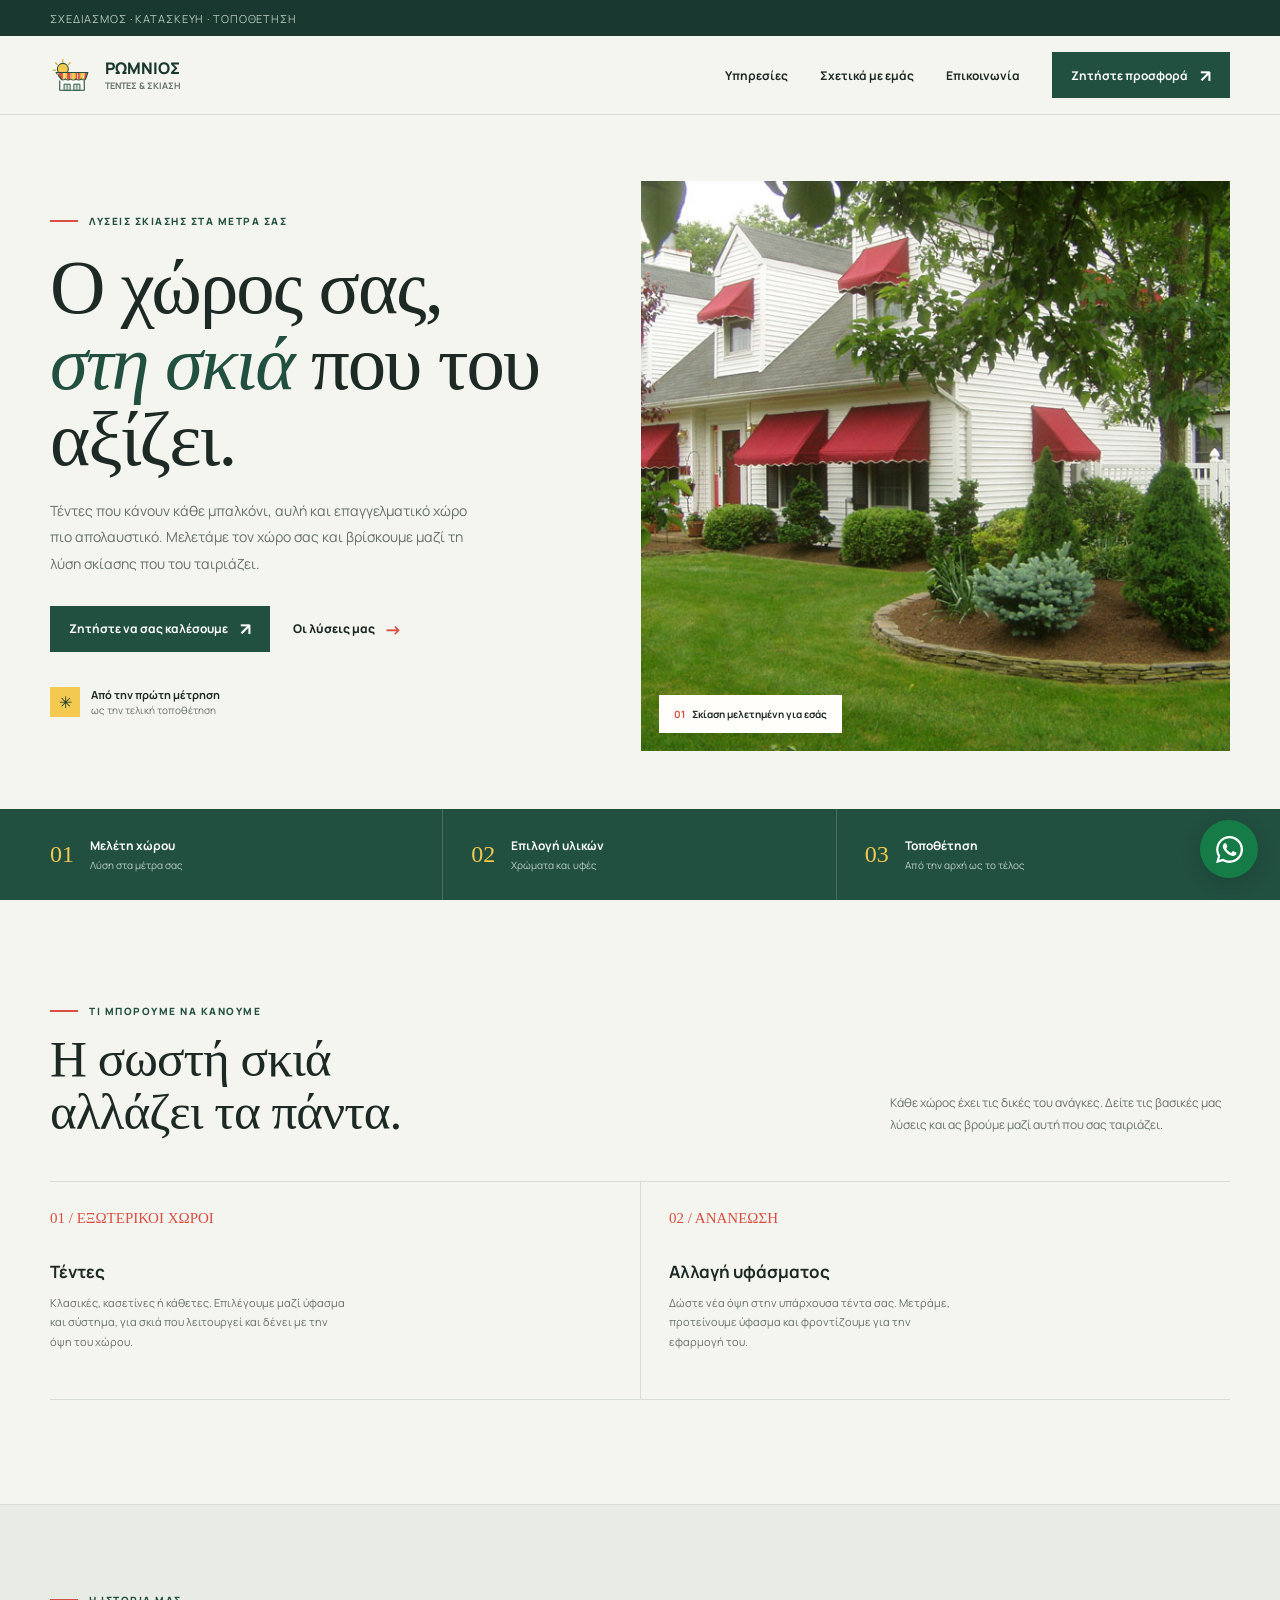
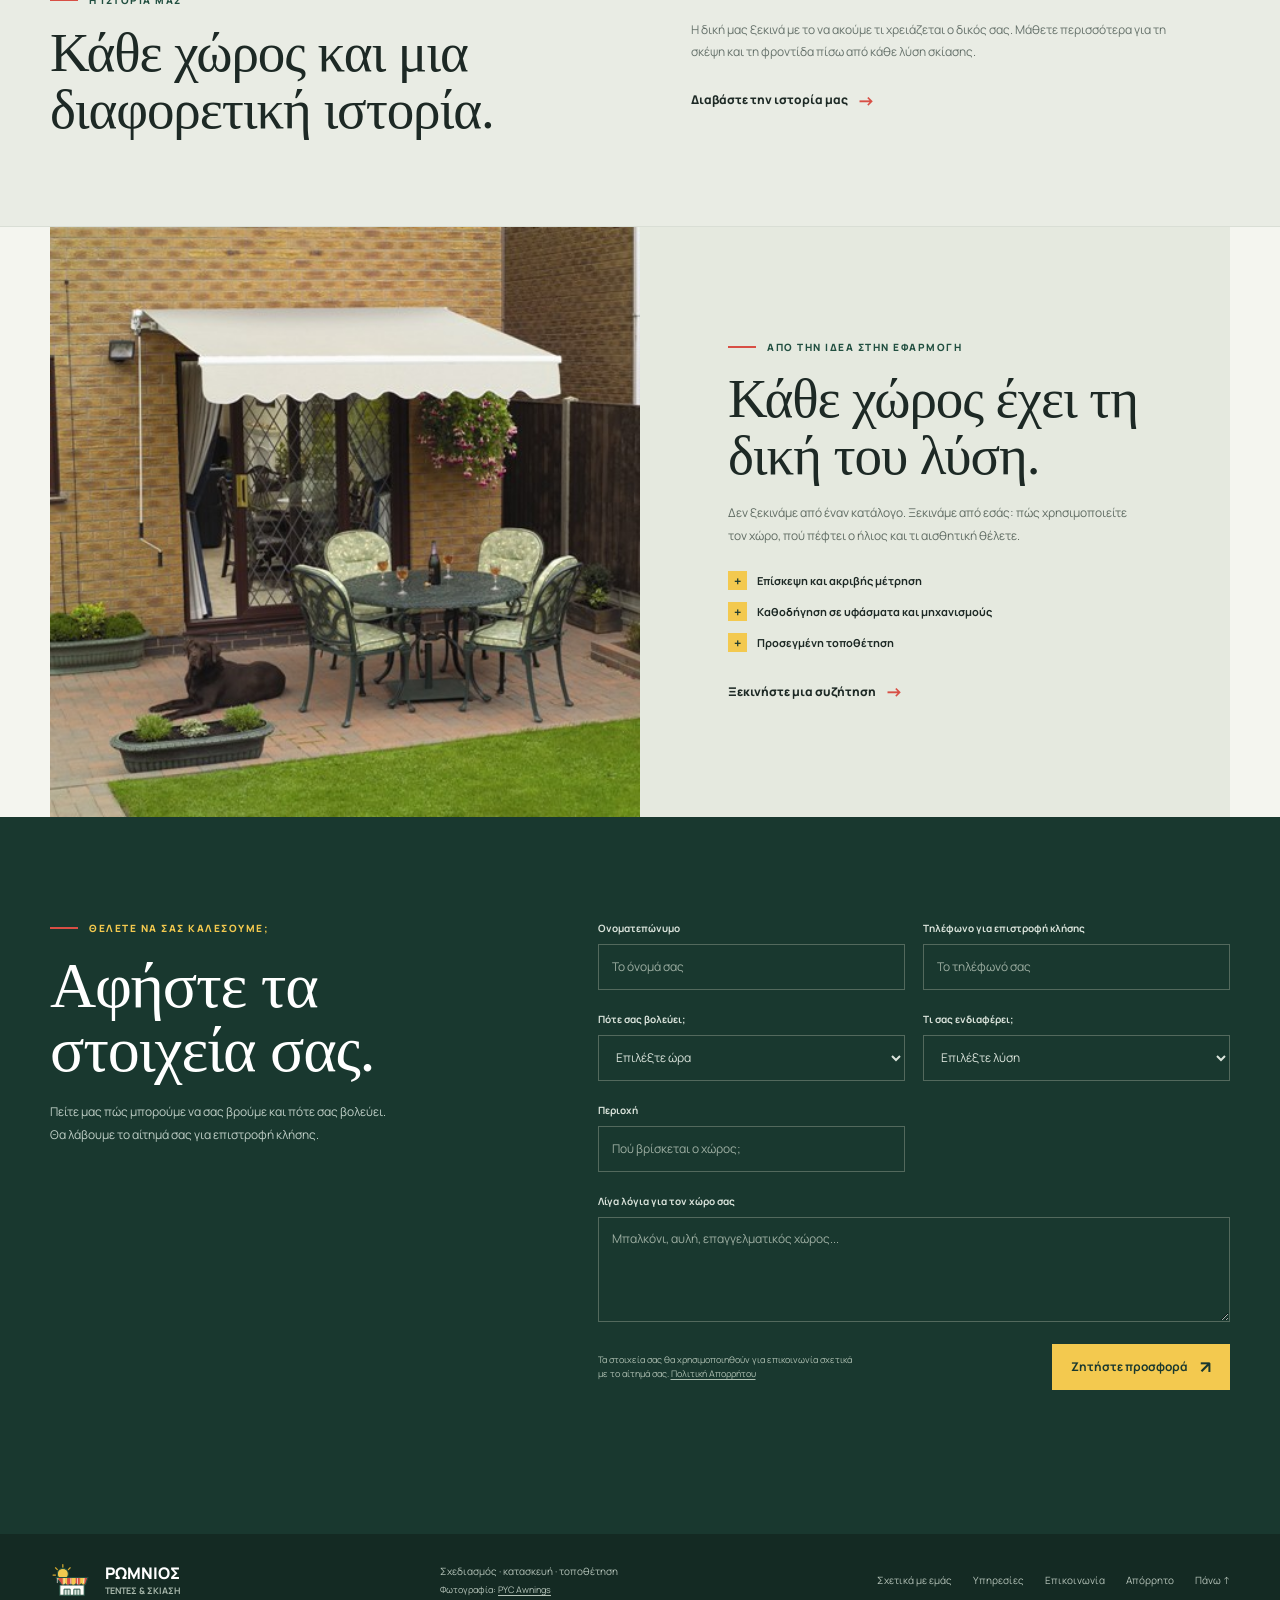
<file: index.html>
<!doctype html>
<html lang="el">
<head>
  <meta charset="utf-8">
  <meta name="viewport" content="width=device-width, initial-scale=1">
  <meta name="theme-color" content="#f4f5ef">
  <meta name="description" content="Τέντες και λύσεις σκίασης σχεδιασμένες για τον δικό σας χώρο.">
  <title>ΡΩΜΝΙΟΣ | Τέντες &amp; Σκίαση</title>
  <link rel="preconnect" href="https://fonts.googleapis.com">
  <link rel="preconnect" href="https://fonts.gstatic.com" crossorigin>
  <link href="https://fonts.googleapis.com/css2?family=DM+Sans:wght@400;500;600;700&family=Manrope:wght@400;500;600;700;800&display=swap" rel="stylesheet">
  <link rel="stylesheet" href="style.css">
</head>
<body>
  <div class="topline">
    <div class="wrap topline-inner">
      
      <span>Σχεδιασμός · κατασκευή · τοποθέτηση</span>
    </div>
  </div>
  <header class="header">
    <div class="wrap nav">
      <a class="brand" href="#arxi" aria-label="Ρωμνιός, αρχική σελίδα">
        <img class="brand-mark" src="logo-mark.svg" alt="" aria-hidden="true">
        <span class="brand-name">ΡΩΜΝΙΟΣ<small>ΤΕΝΤΕΣ &amp; ΣΚΙΑΣΗ</small></span>
      </a>
      <button class="menu-toggle" type="button" aria-label="Άνοιγμα μενού" aria-expanded="false" aria-controls="nav-links">
        <svg width="19" height="19" viewBox="0 0 24 24" fill="none" stroke="currentColor" stroke-width="1.8" aria-hidden="true"><path d="M4 7h16M4 12h16M4 17h16"/></svg>
      </button>
      <nav class="nav-links" id="nav-links" aria-label="Κύρια πλοήγηση">
        <a href="#ypiresies">Υπηρεσίες</a>
        <a href="about.html">Σχετικά με εμάς</a>
        <a href="#epikoinonia">Επικοινωνία</a>
        <a class="nav-cta" href="#epikoinonia">Ζητήστε προσφορά <span class="button-arrow" aria-hidden="true">↗</span></a>
      </nav>
    </div>
  </header>

  <main>
    <section class="hero" id="arxi">
      <div class="wrap hero-grid">
        <div class="hero-content">
          <div class="eyebrow">Λύσεις σκίασης στα μέτρα σας</div>
          <h1>Ο χώρος σας, <em>στη σκιά</em> που του αξίζει.</h1>
          <p class="hero-copy">Τέντες που κάνουν κάθε μπαλκόνι, αυλή και επαγγελματικό χώρο πιο απολαυστικό. Μελετάμε τον χώρο σας και βρίσκουμε μαζί τη λύση σκίασης που του ταιριάζει.</p>
          <div class="hero-actions">
            <a class="button" href="#epikoinonia">Ζητήστε να σας καλέσουμε <span class="button-arrow" aria-hidden="true">↗</span></a>
            <a class="text-link" href="#ypiresies">Οι λύσεις μας <span aria-hidden="true">→</span></a>
          </div>
          <div class="hero-note"><span class="hero-note-mark" aria-hidden="true">✳</span><span><strong>Από την πρώτη μέτρηση</strong><br>ως την τελική τοποθέτηση</span></div>
        </div>
        <div class="hero-visual">
          <img class="hero-photo" src="awning-home.jpg" alt="Κόκκινες τέντες σκιάζουν τα παράθυρα κατοικίας και τη βεράντα" fetchpriority="high">
          <div class="photo-caption"><span>01</span>Σκίαση μελετημένη για εσάς</div>
        </div>
      </div>
    </section>

    <section class="service-ribbon" aria-label="Η δουλειά μας">
      <div class="wrap ribbon-grid">
        <div class="ribbon-item"><span class="ribbon-number">01</span><span><strong>Μελέτη χώρου</strong><small>Λύση στα μέτρα σας</small></span></div>
        <div class="ribbon-item"><span class="ribbon-number">02</span><span><strong>Επιλογή υλικών</strong><small>Χρώματα και υφές</small></span></div>
        <div class="ribbon-item"><span class="ribbon-number">03</span><span><strong>Τοποθέτηση</strong><small>Από την αρχή ως το τέλος</small></span></div>
      </div>
    </section>

    <section class="section" id="ypiresies">
      <div class="wrap">
        <div class="section-heading">
          <div><div class="eyebrow">Τι μπορούμε να κάνουμε</div><h2>Η σωστή σκιά<br>αλλάζει τα πάντα.</h2></div>
          <p class="section-intro">Κάθε χώρος έχει τις δικές του ανάγκες. Δείτε τις βασικές μας λύσεις και ας βρούμε μαζί αυτή που σας ταιριάζει.</p>
        </div>
        <div class="services-list">
          <article class="service"><span class="service-number">01 / ΕΞΩΤΕΡΙΚΟΙ ΧΩΡΟΙ</span><h3>Τέντες</h3><p>Κλασικές, κασετίνες ή κάθετες. Επιλέγουμε μαζί ύφασμα και σύστημα, για σκιά που λειτουργεί και δένει με την όψη του χώρου.</p></article>
          <article class="service"><span class="service-number">02 / ΑΝΑΝΕΩΣΗ</span><h3>Αλλαγή υφάσματος</h3><p>Δώστε νέα όψη στην υπάρχουσα τέντα σας. Μετράμε, προτείνουμε ύφασμα και φροντίζουμε για την εφαρμογή του.</p></article>
        </div>
      </div>
    </section>

    <section class="about-section" id="about-teaser">
      <div class="wrap about-grid">
        <div class="about-heading">
          <div class="eyebrow">Η ιστορία μας</div>
          <h2>Κάθε χώρος και μια διαφορετική ιστορία.</h2>
        </div>
        <div class="about-copy">
          <p>Η δική μας ξεκινά με το να ακούμε τι χρειάζεται ο δικός σας. Μάθετε περισσότερα για τη σκέψη και τη φροντίδα πίσω από κάθε λύση σκίασης.</p>
          <a class="text-link" href="about.html">Διαβάστε την ιστορία μας <span aria-hidden="true">→</span></a>
        </div>
      </div>
    </section>

    <section class="wrap" id="filosofia">
      <div class="feature">
        <div class="feature-visual">
          <img class="feature-image" src="awning-patio.jpg" alt="Λευκή υφασμάτινη τέντα σκιάζει μια αυλή με τραπέζι και καθίσματα" loading="lazy">
        </div>
        <div class="feature-copy">
          <div class="eyebrow">Από την ιδέα στην εφαρμογή</div>
          <h2>Κάθε χώρος έχει τη δική του λύση.</h2>
          <p>Δεν ξεκινάμε από έναν κατάλογο. Ξεκινάμε από εσάς: πώς χρησιμοποιείτε τον χώρο, πού πέφτει ο ήλιος και τι αισθητική θέλετε.</p>
          <ul class="feature-points">
            <li>Επίσκεψη και ακριβής μέτρηση</li>
            <li>Καθοδήγηση σε υφάσματα και μηχανισμούς</li>
            <li>Προσεγμένη τοποθέτηση</li>
          </ul>
          <a class="text-link" href="#epikoinonia">Ξεκινήστε μια συζήτηση <span aria-hidden="true">→</span></a>
        </div>
      </div>
    </section>

    <section class="section quote-section" id="epikoinonia">
      <div class="wrap quote-grid">
        <div class="quote-copy">
          <div class="eyebrow">Θέλετε να σας καλέσουμε;</div>
          <h2>Αφήστε τα στοιχεία σας.</h2>
          <p>Πείτε μας πώς μπορούμε να σας βρούμε και πότε σας βολεύει. Θα λάβουμε το αίτημά σας για επιστροφή κλήσης.</p>
        </div>
        <form class="quote-form" id="quote-form">
          <div class="field"><label for="name">Ονοματεπώνυμο</label><input id="name" name="name" autocomplete="name" placeholder="Το όνομά σας" required></div>
          <div class="field"><label for="phone">Τηλέφωνο για επιστροφή κλήσης</label><input id="phone" name="phone" type="tel" autocomplete="tel" placeholder="Το τηλέφωνό σας" required></div>
          <div class="field"><label for="callback-time">Πότε σας βολεύει;</label><select id="callback-time" name="callback-time" required><option value="" disabled selected>Επιλέξτε ώρα</option><option>Πρωί</option><option>Μεσημέρι</option><option>Απόγευμα</option><option>Οποιαδήποτε ώρα</option></select></div>
          <div class="field"><label for="space">Τι σας ενδιαφέρει;</label><select id="space" name="space" required><option value="" disabled selected>Επιλέξτε λύση</option><option>Τέντα</option><option>Αλλαγή υφάσματος</option><option>Κάτι άλλο</option></select></div>
          <div class="field"><label for="area">Περιοχή</label><input id="area" name="area" autocomplete="address-level2" placeholder="Πού βρίσκεται ο χώρος;"></div>
          <div class="field field-wide"><label for="details">Λίγα λόγια για τον χώρο σας</label><textarea id="details" name="details" placeholder="Μπαλκόνι, αυλή, επαγγελματικός χώρος..."></textarea></div>
          <div class="form-bottom"><small>Τα στοιχεία σας θα χρησιμοποιηθούν για επικοινωνία σχετικά με το αίτημά σας. <a href="privacy.html">Πολιτική Απορρήτου</a></small><button class="button" type="submit">Ζητήστε προσφορά <span class="button-arrow" aria-hidden="true">↗</span></button></div>
          <div class="form-status" id="form-status" role="status" aria-live="polite"></div>
        </form>
      </div>
    </section>
  </main>

  <footer class="footer">
    <div class="wrap footer-inner">
      <a class="brand" href="#arxi" aria-label="Ρωμνιός, επιστροφή στην αρχή"><img class="brand-mark" src="logo-mark.svg" alt="" aria-hidden="true"><span class="brand-name">ΡΩΜΝΙΟΣ<small>ΤΕΝΤΕΣ &amp; ΣΚΙΑΣΗ</small></span></a>
      <span>Σχεδιασμός · κατασκευή · τοποθέτηση<small class="footer-credit">Φωτογραφία: <a href="https://commons.wikimedia.org/wiki/File:Home_Awnings.jpg" target="_blank" rel="noopener noreferrer">PYC Awnings</a></small></span>
      <div class="footer-links"><a href="about.html">Σχετικά με εμάς</a><a href="#ypiresies">Υπηρεσίες</a><a href="#epikoinonia">Επικοινωνία</a><a href="privacy.html">Απόρρητο</a><a href="#arxi">Πάνω ↑</a></div>
    </div>
  </footer>

  <a class="whatsapp-button" href="#epikoinonia" aria-label="Στείλτε μήνυμα στο WhatsApp" title="WhatsApp">
    <svg viewBox="0 0 24 24" aria-hidden="true"><path fill="currentColor" d="M20.52 3.48A11.84 11.84 0 0 0 12.09 0C5.52 0 .17 5.35.17 11.92c0 2.1.55 4.16 1.6 5.98L0 24l6.24-1.64a11.9 11.9 0 0 0 5.85 1.53h.01c6.57 0 11.92-5.35 11.92-11.92 0-3.18-1.24-6.17-3.5-8.49ZM12.1 21.86c-1.82 0-3.61-.49-5.17-1.41l-.37-.22-3.7.97.99-3.61-.24-.37a9.9 9.9 0 1 1 8.49 4.64Zm5.43-7.42c-.3-.15-1.76-.87-2.03-.97-.27-.1-.47-.15-.67.15-.2.3-.77.97-.94 1.17-.18.2-.35.22-.65.07-.3-.15-1.25-.46-2.39-1.47-.88-.79-1.48-1.76-1.65-2.06-.18-.3-.02-.46.13-.61.13-.13.3-.35.45-.52.15-.18.2-.3.3-.5.1-.2.05-.37-.03-.52-.07-.15-.67-1.61-.91-2.21-.24-.58-.49-.5-.67-.51h-.57c-.2 0-.52.07-.79.37-.27.3-1.04 1.02-1.04 2.48s1.06 2.88 1.21 3.08c.15.2 2.1 3.2 5.08 4.49.71.3 1.26.49 1.69.62.71.23 1.36.2 1.87.12.57-.08 1.76-.72 2.01-1.41.25-.7.25-1.29.17-1.42-.07-.12-.27-.2-.57-.35Z"/></svg>
  </a>
  <script src="script.js" defer></script>
</body>
</html>
</file>
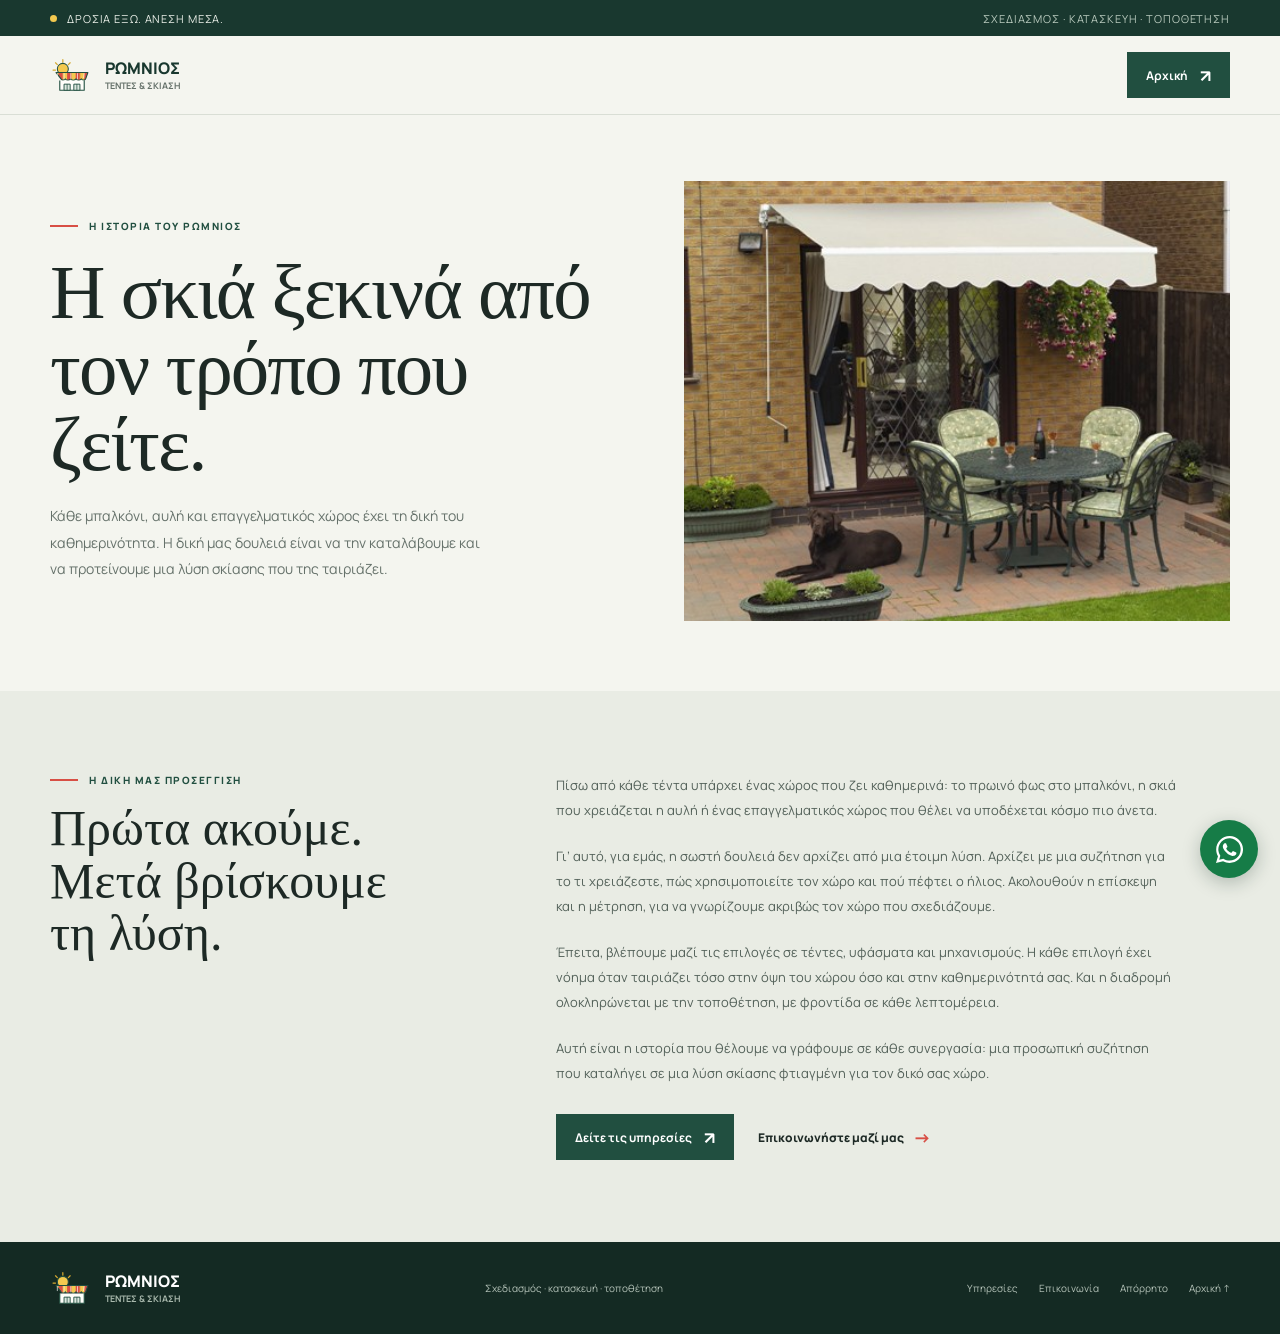
<file: about.html>
<!doctype html>
<html lang="el">
<head>
  <meta charset="utf-8">
  <meta name="viewport" content="width=device-width, initial-scale=1">
  <meta name="theme-color" content="#f4f5ef">
  <meta name="description" content="Η ιστορία και η προσέγγιση του ΡΩΜΝΙΟΣ στις τέντες και τις λύσεις σκίασης.">
  <title>Η ιστορία μας | ΡΩΜΝΙΟΣ Τέντες &amp; Σκίαση</title>
  <link rel="preconnect" href="https://fonts.googleapis.com">
  <link rel="preconnect" href="https://fonts.gstatic.com" crossorigin>
  <link href="https://fonts.googleapis.com/css2?family=DM+Sans:wght@400;500;600;700&family=Manrope:wght@400;500;600;700;800&display=swap" rel="stylesheet">
  <link rel="stylesheet" href="style.css">
</head>
<body>
  <div class="topline">
    <div class="wrap topline-inner">
      <span class="topline-note">Δροσιά έξω. Άνεση μέσα.</span>
      <span>Σχεδιασμός · κατασκευή · τοποθέτηση</span>
    </div>
  </div>
  <header class="header">
    <div class="wrap nav">
      <a class="brand" href="index.html#arxi" aria-label="Ρωμνιός, επιστροφή στην αρχική">
        <img class="brand-mark" src="logo-mark.svg" alt="" aria-hidden="true">
        <span class="brand-name">ΡΩΜΝΙΟΣ<small>ΤΕΝΤΕΣ &amp; ΣΚΙΑΣΗ</small></span>
      </a>
      <a class="nav-cta" href="index.html">Αρχική <span class="button-arrow" aria-hidden="true">↗</span></a>
    </div>
  </header>

  <main>
    <section class="story-hero">
      <div class="wrap story-hero-grid">
        <div class="story-intro">
          <div class="eyebrow">Η ιστορία του ΡΩΜΝΙΟΣ</div>
          <h1>Η σκιά ξεκινά από τον τρόπο που ζείτε.</h1>
          <p class="story-lead">Κάθε μπαλκόνι, αυλή και επαγγελματικός χώρος έχει τη δική του καθημερινότητα. Η δική μας δουλειά είναι να την καταλάβουμε και να προτείνουμε μια λύση σκίασης που της ταιριάζει.</p>
        </div>
        <figure class="story-visual">
          <img class="story-image" src="awning-patio.jpg" alt="Λευκή υφασμάτινη τέντα σκιάζει μια αυλή με τραπέζι και καθίσματα" fetchpriority="high">
        </figure>
      </div>
    </section>

    <section class="story-body">
      <div class="wrap story-body-grid">
        <div class="story-heading">
          <div class="eyebrow">Η δική μας προσέγγιση</div>
          <h2>Πρώτα ακούμε. Μετά βρίσκουμε τη λύση.</h2>
        </div>
        <div class="story-copy">
          <p>Πίσω από κάθε τέντα υπάρχει ένας χώρος που ζει καθημερινά: το πρωινό φως στο μπαλκόνι, η σκιά που χρειάζεται η αυλή ή ένας επαγγελματικός χώρος που θέλει να υποδέχεται κόσμο πιο άνετα.</p>
          <p>Γι’ αυτό, για εμάς, η σωστή δουλειά δεν αρχίζει από μια έτοιμη λύση. Αρχίζει με μια συζήτηση για το τι χρειάζεστε, πώς χρησιμοποιείτε τον χώρο και πού πέφτει ο ήλιος. Ακολουθούν η επίσκεψη και η μέτρηση, για να γνωρίζουμε ακριβώς τον χώρο που σχεδιάζουμε.</p>
          <p>Έπειτα, βλέπουμε μαζί τις επιλογές σε τέντες, υφάσματα και μηχανισμούς. Η κάθε επιλογή έχει νόημα όταν ταιριάζει τόσο στην όψη του χώρου όσο και στην καθημερινότητά σας. Και η διαδρομή ολοκληρώνεται με την τοποθέτηση, με φροντίδα σε κάθε λεπτομέρεια.</p>
          <p>Αυτή είναι η ιστορία που θέλουμε να γράφουμε σε κάθε συνεργασία: μια προσωπική συζήτηση που καταλήγει σε μια λύση σκίασης φτιαγμένη για τον δικό σας χώρο.</p>
          <div class="story-actions">
            <a class="button" href="index.html#ypiresies">Δείτε τις υπηρεσίες <span class="button-arrow" aria-hidden="true">↗</span></a>
            <a class="text-link" href="index.html#epikoinonia">Επικοινωνήστε μαζί μας <span aria-hidden="true">→</span></a>
          </div>
        </div>
      </div>
    </section>
  </main>

  <footer class="footer">
    <div class="wrap footer-inner">
      <a class="brand" href="index.html#arxi" aria-label="Ρωμνιός, επιστροφή στην αρχική">
        <img class="brand-mark" src="logo-mark.svg" alt="" aria-hidden="true">
        <span class="brand-name">ΡΩΜΝΙΟΣ<small>ΤΕΝΤΕΣ &amp; ΣΚΙΑΣΗ</small></span>
      </a>
      <span>Σχεδιασμός · κατασκευή · τοποθέτηση</span>
      <div class="footer-links"><a href="index.html#ypiresies">Υπηρεσίες</a><a href="index.html#epikoinonia">Επικοινωνία</a><a href="privacy.html">Απόρρητο</a><a href="index.html#arxi">Αρχική ↑</a></div>
    </div>
  </footer>
  <a class="whatsapp-button" href="index.html#epikoinonia" aria-label="Στείλτε μήνυμα στο WhatsApp" title="WhatsApp">
    <svg viewBox="0 0 24 24" aria-hidden="true"><path fill="currentColor" d="M20.52 3.48A11.84 11.84 0 0 0 12.09 0C5.52 0 .17 5.35.17 11.92c0 2.1.55 4.16 1.6 5.98L0 24l6.24-1.64a11.9 11.9 0 0 0 5.85 1.53h.01c6.57 0 11.92-5.35 11.92-11.92 0-3.18-1.24-6.17-3.5-8.49ZM12.1 21.86c-1.82 0-3.61-.49-5.17-1.41l-.37-.22-3.7.97.99-3.61-.24-.37a9.9 9.9 0 1 1 8.49 4.64Zm5.43-7.42c-.3-.15-1.76-.87-2.03-.97-.27-.1-.47-.15-.67.15-.2.3-.77.97-.94 1.17-.18.2-.35.22-.65.07-.3-.15-1.25-.46-2.39-1.47-.88-.79-1.48-1.76-1.65-2.06-.18-.3-.02-.46.13-.61.13-.13.3-.35.45-.52.15-.18.2-.3.3-.5.1-.2.05-.37-.03-.52-.07-.15-.67-1.61-.91-2.21-.24-.58-.49-.5-.67-.51h-.57c-.2 0-.52.07-.79.37-.27.3-1.04 1.02-1.04 2.48s1.06 2.88 1.21 3.08c.15.2 2.1 3.2 5.08 4.49.71.3 1.26.49 1.69.62.71.23 1.36.2 1.87.12.57-.08 1.76-.72 2.01-1.41.25-.7.25-1.29.17-1.42-.07-.12-.27-.2-.57-.35Z"/></svg>
  </a>
  <script src="script.js" defer></script>
</body>
</html>
</file>
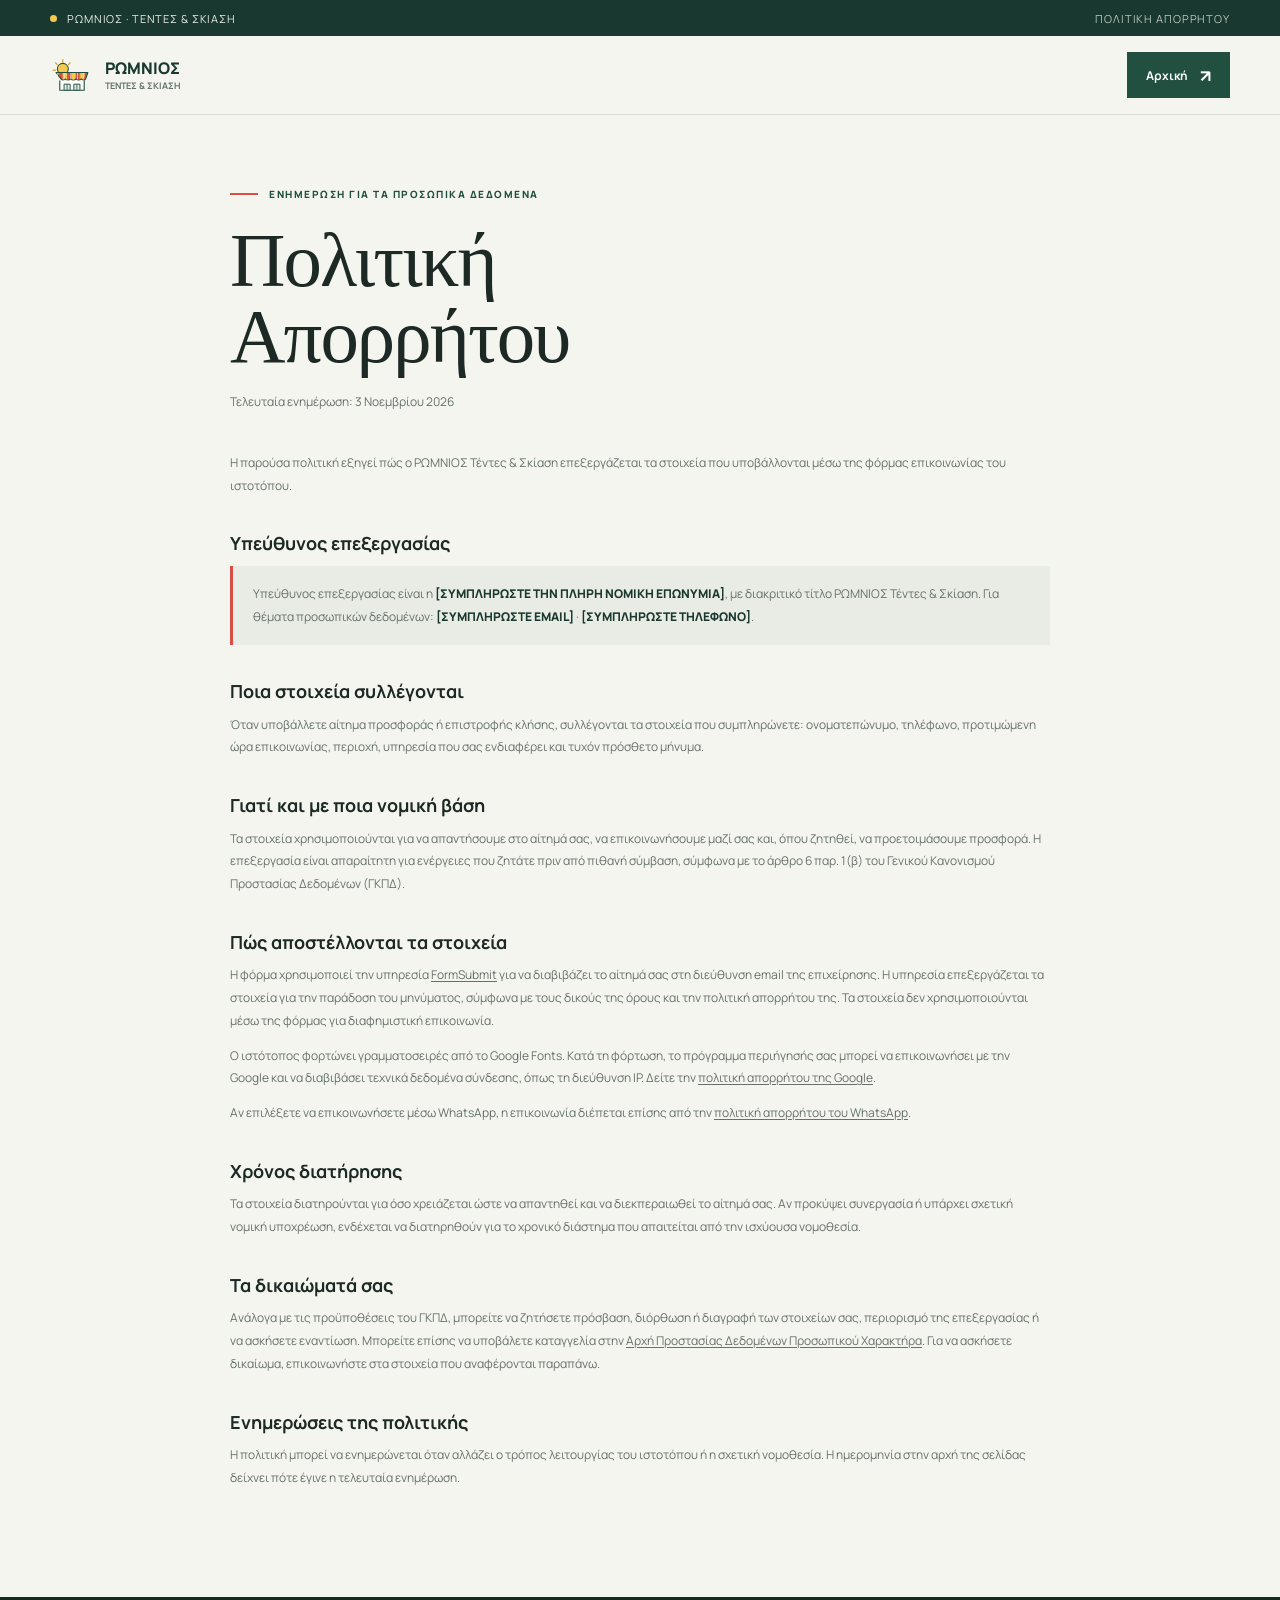
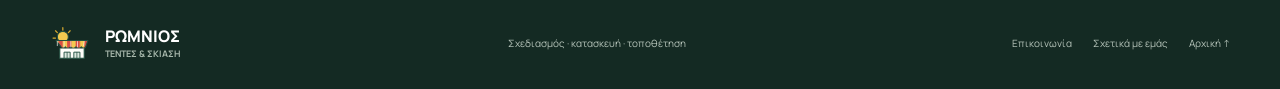
<file: privacy.html>
<!doctype html>
<html lang="el">
<head>
  <meta charset="utf-8">
  <meta name="viewport" content="width=device-width, initial-scale=1">
  <meta name="theme-color" content="#f4f5ef">
  <meta name="description" content="Πολιτική απορρήτου και ενημέρωση για την επεξεργασία στοιχείων επικοινωνίας από τον Ρωμνιό.">
  <title>Πολιτική Απορρήτου | ΡΩΜΝΙΟΣ Τέντες &amp; Σκίαση</title>
  <link rel="preconnect" href="https://fonts.googleapis.com">
  <link rel="preconnect" href="https://fonts.gstatic.com" crossorigin>
  <link href="https://fonts.googleapis.com/css2?family=DM+Sans:wght@400;500;600;700&family=Manrope:wght@400;500;600;700;800&display=swap" rel="stylesheet">
  <link rel="stylesheet" href="style.css">
</head>
<body>
  <div class="topline">
    <div class="wrap topline-inner">
      <span class="topline-note">ΡΩΜΝΙΟΣ · ΤΕΝΤΕΣ &amp; ΣΚΙΑΣΗ</span>
      <span>Πολιτική Απορρήτου</span>
    </div>
  </div>
  <header class="header">
    <div class="wrap nav">
      <a class="brand" href="index.html#arxi" aria-label="Ρωμνιός, επιστροφή στην αρχική">
        <img class="brand-mark" src="logo-mark.svg" alt="" aria-hidden="true">
        <span class="brand-name">ΡΩΜΝΙΟΣ<small>ΤΕΝΤΕΣ &amp; ΣΚΙΑΣΗ</small></span>
      </a>
      <a class="nav-cta" href="index.html">Αρχική <span class="button-arrow" aria-hidden="true">↗</span></a>
    </div>
  </header>

  <main>
    <section class="privacy-section">
      <div class="wrap privacy-content">
        <div class="eyebrow">Ενημέρωση για τα προσωπικά δεδομένα</div>
        <h1>Πολιτική Απορρήτου</h1>
        <p class="privacy-updated">Τελευταία ενημέρωση: 3 Νοεμβρίου 2026</p>

        <p>Η παρούσα πολιτική εξηγεί πώς ο ΡΩΜΝΙΟΣ Τέντες &amp; Σκίαση επεξεργάζεται τα στοιχεία που υποβάλλονται μέσω της φόρμας επικοινωνίας του ιστοτόπου.</p>

        <h2>Υπεύθυνος επεξεργασίας</h2>
        <p class="privacy-contact">Υπεύθυνος επεξεργασίας είναι η <span class="privacy-placeholder">[ΣΥΜΠΛΗΡΩΣΤΕ ΤΗΝ ΠΛΗΡΗ ΝΟΜΙΚΗ ΕΠΩΝΥΜΙΑ]</span>, με διακριτικό τίτλο ΡΩΜΝΙΟΣ Τέντες &amp; Σκίαση. Για θέματα προσωπικών δεδομένων: <span class="privacy-placeholder">[ΣΥΜΠΛΗΡΩΣΤΕ EMAIL]</span> · <span class="privacy-placeholder">[ΣΥΜΠΛΗΡΩΣΤΕ ΤΗΛΕΦΩΝΟ]</span>.</p>

        <h2>Ποια στοιχεία συλλέγονται</h2>
        <p>Όταν υποβάλλετε αίτημα προσφοράς ή επιστροφής κλήσης, συλλέγονται τα στοιχεία που συμπληρώνετε: ονοματεπώνυμο, τηλέφωνο, προτιμώμενη ώρα επικοινωνίας, περιοχή, υπηρεσία που σας ενδιαφέρει και τυχόν πρόσθετο μήνυμα.</p>

        <h2>Γιατί και με ποια νομική βάση</h2>
        <p>Τα στοιχεία χρησιμοποιούνται για να απαντήσουμε στο αίτημά σας, να επικοινωνήσουμε μαζί σας και, όπου ζητηθεί, να προετοιμάσουμε προσφορά. Η επεξεργασία είναι απαραίτητη για ενέργειες που ζητάτε πριν από πιθανή σύμβαση, σύμφωνα με το άρθρο 6 παρ. 1(β) του Γενικού Κανονισμού Προστασίας Δεδομένων (ΓΚΠΔ).</p>

        <h2>Πώς αποστέλλονται τα στοιχεία</h2>
        <p>Η φόρμα χρησιμοποιεί την υπηρεσία <a href="https://formsubmit.co/" target="_blank" rel="noopener noreferrer">FormSubmit</a> για να διαβιβάζει το αίτημά σας στη διεύθυνση email της επιχείρησης. Η υπηρεσία επεξεργάζεται τα στοιχεία για την παράδοση του μηνύματος, σύμφωνα με τους δικούς της όρους και την πολιτική απορρήτου της. Τα στοιχεία δεν χρησιμοποιούνται μέσω της φόρμας για διαφημιστική επικοινωνία.</p>
        <p>Ο ιστότοπος φορτώνει γραμματοσειρές από το Google Fonts. Κατά τη φόρτωση, το πρόγραμμα περιήγησής σας μπορεί να επικοινωνήσει με την Google και να διαβιβάσει τεχνικά δεδομένα σύνδεσης, όπως τη διεύθυνση IP. Δείτε την <a href="https://policies.google.com/privacy?hl=el" target="_blank" rel="noopener noreferrer">πολιτική απορρήτου της Google</a>.</p>
        <p>Αν επιλέξετε να επικοινωνήσετε μέσω WhatsApp, η επικοινωνία διέπεται επίσης από την <a href="https://www.whatsapp.com/legal/privacy-policy/" target="_blank" rel="noopener noreferrer">πολιτική απορρήτου του WhatsApp</a>.</p>

        <h2>Χρόνος διατήρησης</h2>
        <p>Τα στοιχεία διατηρούνται για όσο χρειάζεται ώστε να απαντηθεί και να διεκπεραιωθεί το αίτημά σας. Αν προκύψει συνεργασία ή υπάρχει σχετική νομική υποχρέωση, ενδέχεται να διατηρηθούν για το χρονικό διάστημα που απαιτείται από την ισχύουσα νομοθεσία.</p>

        <h2>Τα δικαιώματά σας</h2>
        <p>Ανάλογα με τις προϋποθέσεις του ΓΚΠΔ, μπορείτε να ζητήσετε πρόσβαση, διόρθωση ή διαγραφή των στοιχείων σας, περιορισμό της επεξεργασίας ή να ασκήσετε εναντίωση. Μπορείτε επίσης να υποβάλετε καταγγελία στην <a href="https://www.dpa.gr/" target="_blank" rel="noopener noreferrer">Αρχή Προστασίας Δεδομένων Προσωπικού Χαρακτήρα</a>. Για να ασκήσετε δικαίωμα, επικοινωνήστε στα στοιχεία που αναφέρονται παραπάνω.</p>

        <h2>Ενημερώσεις της πολιτικής</h2>
        <p>Η πολιτική μπορεί να ενημερώνεται όταν αλλάζει ο τρόπος λειτουργίας του ιστοτόπου ή η σχετική νομοθεσία. Η ημερομηνία στην αρχή της σελίδας δείχνει πότε έγινε η τελευταία ενημέρωση.</p>
      </div>
    </section>
  </main>

  <footer class="footer">
    <div class="wrap footer-inner">
      <a class="brand" href="index.html#arxi" aria-label="Ρωμνιός, επιστροφή στην αρχική">
        <img class="brand-mark" src="logo-mark.svg" alt="" aria-hidden="true">
        <span class="brand-name">ΡΩΜΝΙΟΣ<small>ΤΕΝΤΕΣ &amp; ΣΚΙΑΣΗ</small></span>
      </a>
      <span>Σχεδιασμός · κατασκευή · τοποθέτηση</span>
      <div class="footer-links"><a href="index.html#epikoinonia">Επικοινωνία</a><a href="about.html">Σχετικά με εμάς</a><a href="index.html#arxi">Αρχική ↑</a></div>
    </div>
  </footer>
</body>
</html>
</file>
<file: style.css>
:root {
      color-scheme: light;
      --ink: #1d2925;
      --muted: #65716a;
      --paper: #f4f5ef;
      --white: #fffefa;
      --green: #214f40;
      --green-dark: #19382f;
      --lime: #f3c94f;
      --coral: #d84f45;
      --line: #d9ded5;
      --serif: Georgia, "Times New Roman", serif;
      --sans: "Manrope", "DM Sans", sans-serif;
    }

    *, *::before, *::after { box-sizing: border-box; }
    html { scroll-behavior: smooth; }
    body {
      margin: 0;
      background: var(--paper);
      color: var(--ink);
      font-family: var(--sans);
      -webkit-font-smoothing: antialiased;
    }
    a { color: inherit; text-decoration: none; }
    button, input, select, textarea { font: inherit; }
    button, a { -webkit-tap-highlight-color: transparent; }
    img { display: block; max-width: 100%; }
    .wrap { width: min(1180px, calc(100% - 64px)); margin-inline: auto; }

    .topline {
      background: var(--green-dark);
      color: #e9eee7;
      font-size: 11px;
      letter-spacing: .08em;
      text-transform: uppercase;
    }
    .topline-inner { min-height: 36px; display: flex; align-items: center; justify-content: space-between; gap: 16px; }
    .topline-note { display: flex; align-items: center; gap: 10px; }
    .topline-note::before { content: ""; width: 7px; height: 7px; border-radius: 50%; background: var(--lime); }
    .topline span:last-child { color: #b7c8bc; }

    .header { border-bottom: 1px solid var(--line); }
    .nav { min-height: 78px; display: flex; align-items: center; justify-content: space-between; gap: 32px; }
    .brand { display: inline-flex; align-items: center; gap: 11px; flex: 0 0 auto; }
    .brand-mark { width: 44px; height: 38px; display: block; flex: 0 0 auto; }
    .brand-name { color: var(--green-dark); font-size: 16px; line-height: 1; font-weight: 800; letter-spacing: 0; }
    .brand-name small { display: block; margin-top: 5px; color: var(--muted); font-size: 9px; font-weight: 700; letter-spacing: 0; }
    .nav-links { display: flex; align-items: center; gap: 32px; font-size: 12px; font-weight: 700; }
    .nav-links a:not(.nav-cta) { transition: color .2s ease; }
    .nav-links a:not(.nav-cta):hover { color: var(--coral); }
    .nav-cta, .button {
      min-height: 46px; display: inline-flex; align-items: center; justify-content: center; gap: 12px;
      padding: 0 19px; border: 0; background: var(--green); color: white; font-size: 12px; font-weight: 700;
      transition: background .2s ease, transform .2s ease;
    }
    .nav-cta:hover, .button:hover { background: var(--green-dark); transform: translateY(-2px); }
    .button-arrow { font-size: 17px; line-height: 1; }
    .menu-toggle { display: none; width: 44px; height: 44px; border: 1px solid var(--line); background: transparent; color: var(--ink); cursor: pointer; }

    .hero { padding: 66px 0 58px; overflow: hidden; }
    .hero-grid { display: grid; grid-template-columns: .92fr 1.08fr; align-items: center; gap: clamp(42px, 7vw, 94px); }
    .eyebrow { display: flex; align-items: center; gap: 11px; color: var(--green); font-size: 10px; line-height: 1.4; font-weight: 800; letter-spacing: .15em; text-transform: uppercase; }
    .eyebrow::before { content: ""; width: 28px; height: 2px; background: var(--coral); }
    h1, h2, h3, p { margin-top: 0; }
    h1 { max-width: 570px; margin: 22px 0 20px; font-family: var(--serif); font-size: clamp(48px, 6vw, 78px); line-height: .99; font-weight: 400; letter-spacing: -.025em; }
    h1 em { color: var(--green); font-weight: 400; }
    .hero-copy { max-width: 430px; margin-bottom: 28px; color: var(--muted); font-size: 14px; line-height: 1.9; }
    .hero-actions { display: flex; align-items: center; gap: 23px; flex-wrap: wrap; }
    .text-link { display: inline-flex; align-items: center; gap: 9px; font-size: 12px; font-weight: 800; }
    .text-link span { color: var(--coral); font-size: 18px; transition: transform .2s ease; }
    .text-link:hover span { transform: translateX(4px); }
    .hero-note { display: flex; gap: 11px; align-items: center; margin-top: 35px; color: var(--muted); font-size: 10px; line-height: 1.5; }
    .hero-note strong { color: var(--ink); font-size: 11px; }
    .hero-note-mark { width: 30px; height: 30px; display: grid; place-items: center; background: var(--lime); color: var(--green-dark); font-size: 16px; }
    .hero-visual { position: relative; min-width: 0; }
    .hero-photo { width: 100%; height: clamp(390px, 48vw, 570px); object-fit: cover; object-position: center; }
    .hero-stamp {
      position: absolute; top: 28px; left: -28px; width: 98px; height: 98px; display: grid; place-items: center;
      border: 1px solid rgba(255,255,255,.55); border-radius: 50%; background: var(--lime); color: var(--green-dark);
      text-align: center; font-size: 9px; line-height: 1.5; font-weight: 800; letter-spacing: .1em; transform: rotate(-10deg);
    }
    .photo-caption { position: absolute; bottom: 18px; left: 18px; background: var(--white); padding: 12px 15px; font-size: 10px; font-weight: 700; }
    .photo-caption span { color: var(--coral); margin-right: 7px; }

    .service-ribbon { background: var(--green); color: white; }
    .ribbon-grid { display: grid; grid-template-columns: repeat(3, 1fr); }
    .ribbon-item { min-height: 91px; display: flex; align-items: center; gap: 16px; padding: 18px 28px; border-right: 1px solid rgba(255,255,255,.18); }
    .ribbon-item:first-child { padding-left: 0; }
    .ribbon-item:last-child { border-right: 0; }
    .ribbon-number { color: var(--lime); font-family: var(--serif); font-size: 24px; }
    .ribbon-item strong { display: block; font-size: 12px; }
    .ribbon-item small { display: block; margin-top: 4px; color: #c1d0c8; font-size: 10px; }

    .section { padding: 104px 0; }
    .section-heading { display: flex; align-items: end; justify-content: space-between; gap: 30px; margin-bottom: 42px; }
    .section-heading h2 { max-width: 540px; margin: 14px 0 0; font-family: var(--serif); font-size: clamp(38px, 4vw, 54px); line-height: 1.04; font-weight: 400; letter-spacing: -.02em; }
    .section-intro { max-width: 340px; margin: 0 0 3px; color: var(--muted); font-size: 12px; line-height: 1.8; }
    .services-list { display: grid; grid-template-columns: repeat(2, 1fr); border-top: 1px solid var(--line); }
    .service { min-height: 218px; padding: 24px 28px 22px 0; border-bottom: 1px solid var(--line); }
    .service + .service { padding-left: 28px; border-left: 1px solid var(--line); }
    .service-number { color: var(--coral); font-family: var(--serif); font-size: 15px; }
    .service h3 { margin: 33px 0 10px; font-size: 17px; line-height: 1.3; }
    .service p { max-width: 295px; margin: 0; color: var(--muted); font-size: 11px; line-height: 1.8; }

    .about-section { padding: 88px 0; border-top: 1px solid var(--line); border-bottom: 1px solid var(--line); background: #e9ece4; }
    .about-grid { display: grid; grid-template-columns: 1fr 1fr; gap: clamp(40px, 8vw, 110px); align-items: center; }
    .about-heading h2 { max-width: 500px; margin: 17px 0 0; font-family: var(--serif); font-size: clamp(38px, 4.3vw, 56px); line-height: 1.04; font-weight: 400; letter-spacing: -.02em; }
    .about-copy p { max-width: 480px; color: var(--muted); font-size: 12px; line-height: 1.9; }
    .about-copy p:last-of-type { margin-bottom: 23px; }

    .story-hero { padding: 66px 0 0; }
    .story-hero-grid { display: grid; grid-template-columns: 1fr 1fr; align-items: center; gap: clamp(40px, 7vw, 88px); }
    .story-intro h1 { max-width: 580px; }
    .story-lead { max-width: 440px; margin: 0; color: var(--muted); font-size: 14px; line-height: 1.9; }
    .story-visual { position: relative; margin: 0; }
    .story-image { width: 100%; height: 440px; object-fit: cover; }
    .story-body { margin-top: 70px; padding: 82px 0; background: #e9ece4; }
    .story-body-grid { display: grid; grid-template-columns: .75fr 1.25fr; gap: clamp(40px, 8vw, 112px); }
    .story-heading h2 { max-width: 340px; margin: 15px 0 0; font-family: var(--serif); font-size: clamp(36px, 4vw, 50px); line-height: 1.05; font-weight: 400; }
    .story-copy { max-width: 620px; }
    .story-copy p { margin-bottom: 20px; color: #536159; font-size: 13px; line-height: 1.95; }
    .story-actions { display: flex; flex-wrap: wrap; align-items: center; gap: 24px; margin-top: 28px; }

    .privacy-section { padding: 72px 0 96px; }
    .privacy-content { max-width: 820px; }
    .privacy-content h1 { margin-bottom: 16px; }
    .privacy-updated { margin-bottom: 38px; color: var(--muted); font-size: 11px; }
    .privacy-content h2 { margin: 34px 0 10px; font-size: 18px; line-height: 1.35; }
    .privacy-content p, .privacy-content li { color: var(--muted); font-size: 12px; line-height: 1.9; }
    .privacy-content ul { display: grid; gap: 7px; padding-left: 22px; }
    .privacy-contact { padding: 17px 20px; border-left: 3px solid var(--coral); background: #e9ece4; }
    .privacy-placeholder { color: var(--green-dark); font-weight: 800; }
    .privacy-content a { text-decoration: underline; text-underline-offset: 2px; }
    .form-bottom small a { color: inherit; text-decoration: underline; text-underline-offset: 2px; }

    .feature { display: grid; grid-template-columns: 1fr 1fr; min-height: 510px; background: #e5e9df; }
    .feature-visual { position: relative; min-height: 100%; }
    .feature-image { width: 100%; height: 100%; object-fit: cover; }
    .feature-copy { display: flex; flex-direction: column; justify-content: center; align-items: flex-start; padding: clamp(40px, 7vw, 88px); }
    .feature-copy h2 { max-width: 460px; margin: 17px 0; font-family: var(--serif); font-size: clamp(39px, 4.3vw, 58px); line-height: 1.03; font-weight: 400; letter-spacing: -.02em; }
    .feature-copy p { max-width: 400px; margin: 0 0 24px; color: #5f6b62; font-size: 12px; line-height: 1.9; }
    .feature-points { display: grid; gap: 12px; margin: 0 0 27px; padding: 0; list-style: none; font-size: 11px; font-weight: 700; }
    .feature-points li { display: flex; align-items: center; gap: 10px; }
    .feature-points li::before { content: "+"; width: 19px; height: 19px; display: grid; place-items: center; background: var(--lime); color: var(--green-dark); font-size: 13px; }

    .quote-section { background: var(--green-dark); color: white; }
    .quote-grid { display: grid; grid-template-columns: .85fr 1.15fr; gap: 80px; align-items: start; }
    .quote-copy { position: sticky; top: 40px; }
    .quote-copy .eyebrow { color: var(--lime); }
    .quote-copy h2 { max-width: 430px; margin: 19px 0; font-family: var(--serif); font-size: clamp(42px, 5vw, 64px); line-height: 1; font-weight: 400; letter-spacing: -.02em; }
    .quote-copy p { max-width: 350px; margin: 0; color: #c1d0c8; font-size: 12px; line-height: 1.9; }
    .quote-form { display: grid; grid-template-columns: 1fr 1fr; column-gap: 18px; row-gap: 22px; }
    .field { display: grid; gap: 9px; }
    .field-wide { grid-column: 1 / -1; }
    .field label { color: #dbe4dc; font-size: 10px; font-weight: 700; }
    .field input, .field select, .field textarea { width: 100%; min-height: 46px; border: 1px solid #53695d; border-radius: 0; background: transparent; color: white; padding: 12px 13px; outline: none; font-size: 12px; }
    .field input::placeholder, .field textarea::placeholder { color: #9eafa3; }
    .field select { color: #dbe4dc; }
    .field select option { color: var(--ink); }
    .field input:focus, .field select:focus, .field textarea:focus { border-color: var(--lime); }
    .field textarea { min-height: 105px; resize: vertical; }
    .form-bottom { grid-column: 1 / -1; display: flex; align-items: center; justify-content: space-between; gap: 18px; }
    .form-bottom small { max-width: 260px; color: #aebfb2; font-size: 9px; line-height: 1.6; }
    .form-bottom .button { background: var(--lime); color: var(--green-dark); cursor: pointer; }
    .form-bottom .button:hover { background: #e4f29e; }
    .form-bottom .button:disabled { cursor: wait; opacity: .7; transform: none; }
    .form-status { grid-column: 1 / -1; min-height: 18px; color: var(--lime); font-size: 11px; }
    .form-status.is-error { color: #ffc4bb; }
    .form-status.is-success { color: var(--lime); }

    .footer { padding: 27px 0; background: #142a23; color: #b6c4ba; }
    .footer-inner { display: flex; align-items: center; justify-content: space-between; gap: 22px; font-size: 10px; }
    .footer-credit { display: block; margin-top: 5px; color: #b6c4ba; font-size: 9px; }
    .footer-credit a { text-decoration: underline; text-underline-offset: 2px; }
    .footer .brand-name { color: white; }
    .footer .brand-name small { color: #a8b8ac; }
    .footer-links { display: flex; gap: 21px; }
    .footer a:hover { color: white; }
    .whatsapp-button { position: fixed; z-index: 20; right: 22px; bottom: 22px; width: 58px; aspect-ratio: 1; display: grid; place-items: center; border-radius: 50%; background: #167c47; color: white; box-shadow: 0 5px 18px rgba(15, 42, 30, .25); transition: background .2s ease, transform .2s ease; }
    .whatsapp-button svg { width: 27px; height: 27px; }
    .whatsapp-button:hover { background: #105f36; transform: translateY(-2px); }
    .whatsapp-button:focus-visible { outline: 3px solid var(--lime); outline-offset: 3px; }

    @media (max-width: 820px) {
      .wrap { width: min(100% - 40px, 650px); }
      .nav { min-height: 70px; }
      .menu-toggle { display: grid; place-items: center; }
      .nav-links {
        position: absolute; z-index: 4; top: 106px; left: 0; right: 0; display: none; align-items: stretch;
        flex-direction: column; gap: 0; padding: 10px 20px 20px; border-bottom: 1px solid var(--line); background: var(--paper);
      }
      .nav-links.is-open { display: flex; }
      .nav-links a:not(.nav-cta) { padding: 13px 0; border-bottom: 1px solid var(--line); }
      .nav-cta { margin-top: 14px; }
      .hero { padding: 48px 0 43px; }
      .hero-grid { grid-template-columns: 1fr; gap: 38px; }
      .hero-copy { max-width: 500px; }
      .hero-photo { height: min(76vw, 480px); }
      .hero-stamp { left: auto; right: -9px; top: -25px; width: 84px; height: 84px; }
      .ribbon-item { padding: 16px 14px; gap: 10px; }
      .ribbon-number { font-size: 20px; }
      .ribbon-item strong { font-size: 10px; }
      .ribbon-item small { font-size: 9px; }
      .section { padding: 75px 0; }
      .section-heading { align-items: flex-start; flex-direction: column; gap: 16px; }
      .about-section { padding: 65px 0; }
      .about-grid { grid-template-columns: 1fr; gap: 22px; }
      .story-hero { padding-top: 45px; }
      .story-hero-grid { grid-template-columns: 1fr; gap: 30px; }
      .story-image { height: min(76vw, 430px); }
      .story-body { margin-top: 50px; padding: 58px 0; }
      .story-body-grid { grid-template-columns: 1fr; gap: 25px; }
      .feature { grid-template-columns: 1fr; }
      .feature-image { height: 360px; }
      .feature-copy { padding: 48px 30px; }
      .quote-grid { grid-template-columns: 1fr; gap: 40px; }
      .quote-copy { position: static; }
    }
    @media (max-width: 540px) {
      .wrap { width: calc(100% - 36px); }
      .topline { font-size: 9px; }
      .topline-inner { min-height: 32px; }
      .topline span:last-child { display: none; }
      .nav-links { top: 102px; }
      h1 { font-size: clamp(47px, 13vw, 64px); }
      .hero-actions { gap: 17px; }
      .hero-photo { height: 104vw; max-height: 450px; }
      .ribbon-grid { grid-template-columns: 1fr; padding: 5px 0; }
      .ribbon-item, .ribbon-item:first-child { min-height: 68px; padding: 10px 0; border-right: 0; border-bottom: 1px solid rgba(255,255,255,.18); }
      .ribbon-item:last-child { border-bottom: 0; }
      .ribbon-number { width: 24px; }
      .services-list { grid-template-columns: 1fr; }
      .service { min-height: 0; padding: 22px 0; }
      .service + .service { padding-left: 0; border-left: 0; }
      .service h3 { margin-top: 17px; }
      .feature-image { height: 280px; }
      .feature-copy { padding: 40px 22px; }
      .whatsapp-button { right: 16px; bottom: 16px; width: 54px; }
      .quote-form { grid-template-columns: 1fr; }
      .field-wide, .form-bottom, .form-status { grid-column: auto; }
      .form-bottom { align-items: flex-start; flex-direction: column; }
      .footer-inner { align-items: flex-start; flex-direction: column; }
      .footer-links { flex-wrap: wrap; gap: 14px; }
    }
    @media (prefers-reduced-motion: reduce) {
      *, *::before, *::after { scroll-behavior: auto !important; transition-duration: .01ms !important; }
    }
</file>
